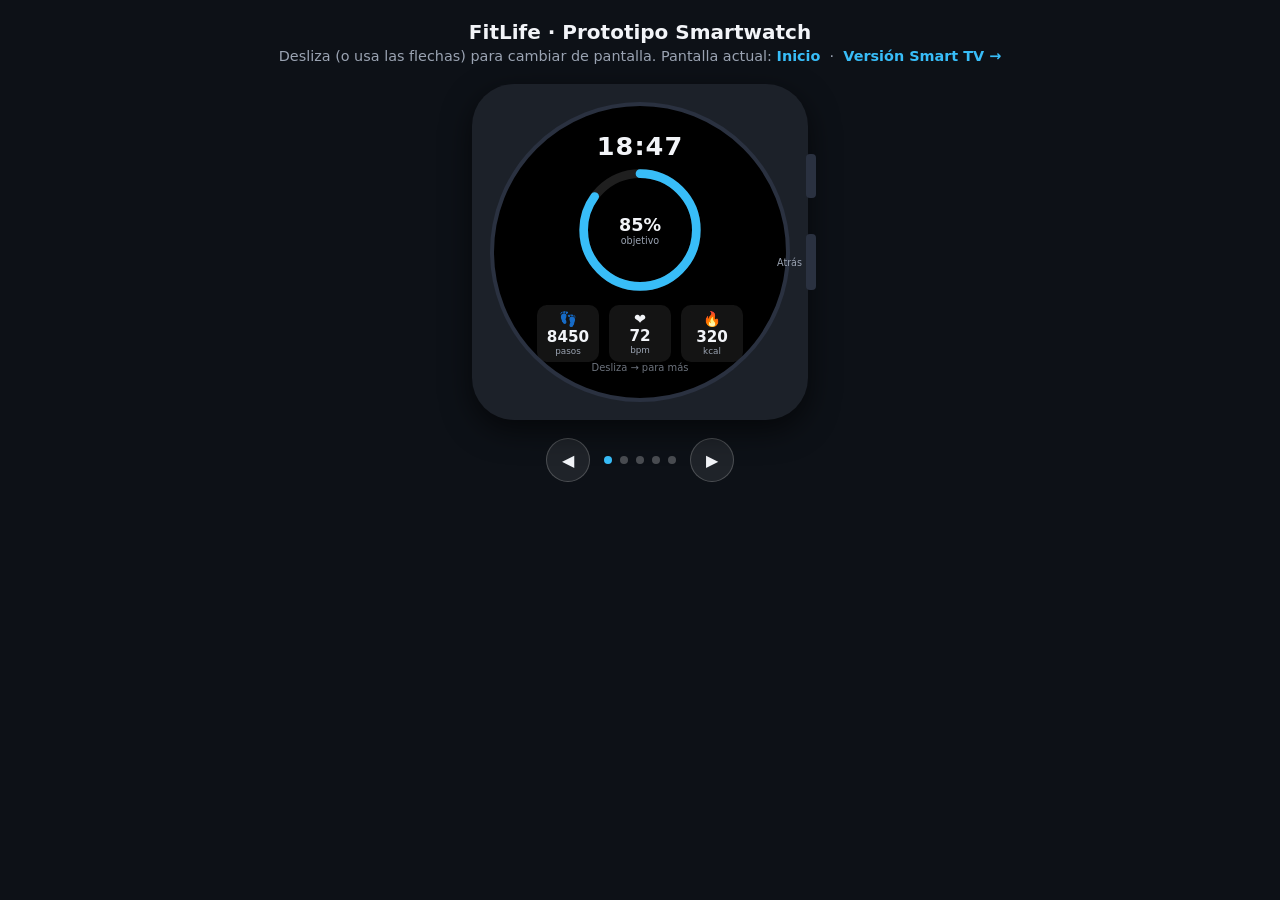
<file: index.html>
<!DOCTYPE html>
<html lang="es">
<head>
  <meta charset="UTF-8">
  <meta name="viewport" content="width=device-width, initial-scale=1.0">
  <title>FitLife &#x2014; Smartwatch</title>
  <link rel="stylesheet" href="css/styles.css">
</head>
<body>
  <header class="page-header">
    <h1>FitLife &#xB7; Prototipo Smartwatch</h1>
    <p>Desliza (o usa las flechas) para cambiar de pantalla. Pantalla actual:
      <span id="screen-name" class="screen-name">Inicio</span>
      &nbsp;&#xB7;&nbsp; <a href="tv/index.html">Versi&#xF3;n Smart TV &#x2192;</a>
    </p>
  </header>

  <main class="watch-stage">
    <!-- Marco f&#xED;sico del smartwatch -->
    <div class="watch-body">
      <div class="watch-crown" title="Corona (bot&#xF3;n lateral)"></div>
      <div class="watch-screen" id="watch-screen">

        <!-- ============ PANTALLA 1: INICIO ============ -->
        <section class="screen active" id="screen-home">
          <div class="clock" id="clock">12:00</div>
          <div class="ring" id="daily-ring" title="Progreso del objetivo diario">
            <svg viewBox="0 0 120 120">
              <circle class="ring-bg" cx="60" cy="60" r="52"></circle>
              <circle class="ring-fg" cx="60" cy="60" r="52"
                      stroke-dasharray="326.7" stroke-dashoffset="326.7"
                      id="ring-fg"></circle>
            </svg>
            <div class="ring-center">
              <span id="ring-percent">0%</span>
              <small>objetivo</small>
            </div>
          </div>
          <div class="metrics-row">
            <div class="metric">
              <span class="metric-icon">&#x1F463;</span>
              <span class="metric-value" id="home-steps">0</span>
              <span class="metric-label">pasos</span>
            </div>
            <div class="metric">
              <span class="metric-icon">&#x2764;&#xFE0F;</span>
              <span class="metric-value" id="home-hr">0</span>
              <span class="metric-label">bpm</span>
            </div>
            <div class="metric">
              <span class="metric-icon">&#x1F525;</span>
              <span class="metric-value" id="home-cal">0</span>
              <span class="metric-label">kcal</span>
            </div>
          </div>
          <div class="hint">Desliza &#x2192; para m&#xE1;s</div>
        </section>

        <!-- ============ PANTALLA 2: FRECUENCIA CARDIACA ============ -->
        <section class="screen" id="screen-hr">
          <h2 class="screen-title">Frecuencia cardiaca</h2>
          <div class="hr-current">
            <span class="hr-icon">&#x2764;&#xFE0F;</span>
            <span id="hr-now">72</span>
            <small>bpm</small>
          </div>
          <div class="hr-gauge" id="hr-gauge" title="Indicador visual de zona">
            <div class="gauge-band zone-low"></div>
            <div class="gauge-band zone-mid"></div>
            <div class="gauge-band zone-high"></div>
            <div class="gauge-needle" id="hr-needle"></div>
          </div>
          <div class="hr-zones">
            <div class="zone"><span class="dot dot-green"></span><span id="hr-min">45</span> m&#xED;n</div>
            <div class="zone"><span class="dot dot-yellow"></span> zona media</div>
            <div class="zone"><span class="dot dot-red"></span><span id="hr-max">190</span> m&#xE1;x</div>
          </div>
          <div class="hint">&#x2190; desliza para volver</div>
        </section>

        <!-- ============ PANTALLA 3: ACTIVIDAD ============ -->
        <section class="screen" id="screen-activity">
          <h2 class="screen-title">Actividad</h2>
          <p class="screen-sub">Elige una actividad</p>
          <div class="activity-grid">
            <button class="activity-btn" data-activity="Caminar">
              <span class="act-icon">&#x1F6B6;</span><span>Caminar</span>
            </button>
            <button class="activity-btn" data-activity="Correr">
              <span class="act-icon">&#x1F3C3;</span><span>Correr</span>
            </button>
            <button class="activity-btn" data-activity="Bicicleta">
              <span class="act-icon">&#x1F6B4;</span><span>Bicicleta</span>
            </button>
            <button class="activity-btn" data-activity="Entrenamiento">
              <span class="act-icon">&#x1F3CB;&#xFE0F;</span><span>Entrenamiento</span>
            </button>
          </div>
          <div class="activity-selected" id="activity-selected">
            Seleccionada: <strong id="activity-name">&#x2014;</strong>
          </div>
          <div class="hint">&#x2190; desliza para volver</div>
        </section>

        <!-- ============ PANTALLA 4: OBJETIVO DIARIO ============ -->
        <section class="screen" id="screen-goal">
          <h2 class="screen-title">Objetivo diario</h2>
          <div class="goal-ring">
            <svg viewBox="0 0 120 120">
              <circle class="ring-bg" cx="60" cy="60" r="52"></circle>
              <circle class="ring-fg ring-fg-goal" cx="60" cy="60" r="52"
                      stroke-dasharray="326.7" stroke-dashoffset="326.7"
                      id="goal-fg"></circle>
            </svg>
            <div class="ring-center">
              <span id="goal-percent">0%</span>
              <small>completado</small>
            </div>
          </div>
          <div class="goal-stats">
            <div class="stat">
              <span class="stat-label">Meta de pasos</span>
              <span class="stat-value" id="goal-target">10,000</span>
            </div>
            <div class="stat">
              <span class="stat-label">Pasos actuales</span>
              <span class="stat-value" id="goal-steps">0</span>
            </div>
          </div>
          <div class="hint">&#x2190; desliza para volver</div>
        </section>

        <!-- ============ PANTALLA 5: NOTIFICACIONES ============ -->
        <section class="screen" id="screen-notifications">
          <h2 class="screen-title">Notificaciones</h2>
          <div class="notif-list" id="notif-list">
            <div class="notif">
              <span class="notif-icon">&#x1F3AF;</span>
              <div class="notif-body">
                <strong>Objetivo alcanzado</strong>
                <p>&#xA1;Completaste tu meta de pasos de hoy!</p>
                <time>08:15</time>
              </div>
            </div>
            <div class="notif">
              <span class="notif-icon">&#x23F0;</span>
              <div class="notif-body">
                <strong>Recordatorio de actividad</strong>
                <p>Llevas 2 h sin moverte. &#xA1;Est&#xED;rate!</p>
                <time>11:30</time>
              </div>
            </div>
            <div class="notif">
              <span class="notif-icon">&#x1F4CA;</span>
              <div class="notif-body">
                <strong>Resumen de actividad</strong>
                <p>8,450 pasos &#xB7; 320 kcal &#xB7; 42 min de ejercicio.</p>
                <time>18:00</time>
              </div>
            </div>
          </div>
          <div class="hint">&#x2190; desliza para volver</div>
        </section>

      </div>
      <div class="watch-button" title="Bot&#xF3;n lateral">
        <span class="btn-label">Atr&#xE1;s</span>
      </div>
    </div>

    <!-- Controles de navegaci&#xF3;n (simulan deslizado / botones) -->
    <nav class="watch-nav">
      <button id="nav-prev" title="Pantalla anterior">&#x25C0;</button>
      <div class="dots" id="dots"></div>
      <button id="nav-next" title="Pantalla siguiente">&#x25B6;</button>
    </nav>
  </main>

  <script src="js/app.js"></script>
</body>
</html>
</file>
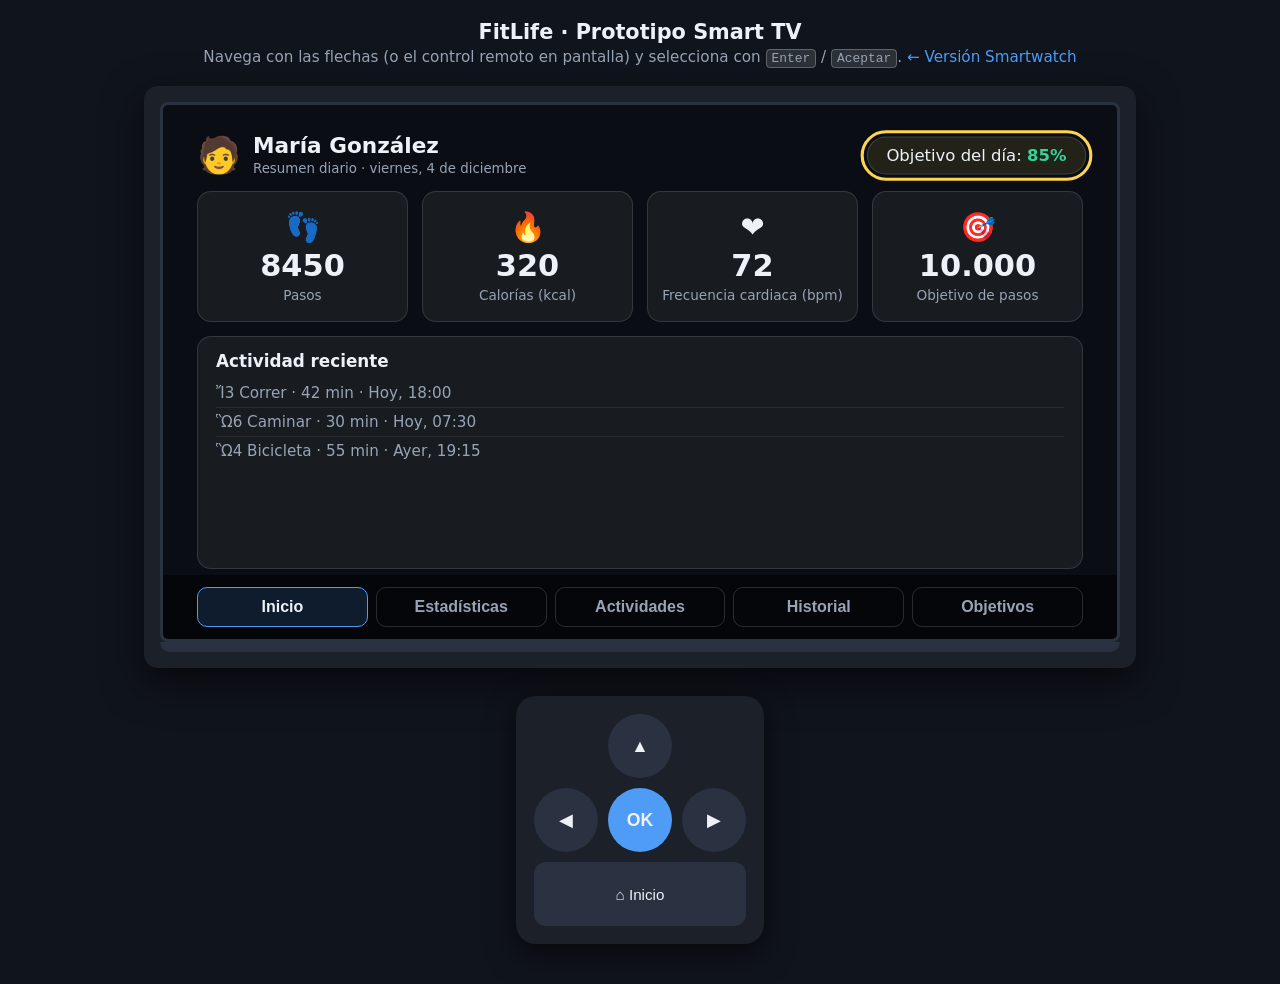
<file: tv/index.html>
<!DOCTYPE html>
<html lang="es">
<head>
  <meta charset="UTF-8">
  <meta name="viewport" content="width=device-width, initial-scale=1.0">
  <title>FitLife &#x2014; Smart TV</title>
  <link rel="stylesheet" href="css/tv.css">
</head>
<body>
  <header class="page-header">
    <h1>FitLife &#xB7; Prototipo Smart TV</h1>
    <p>
      Navega con las flechas (o el control remoto en pantalla) y selecciona con
      <kbd>Enter</kbd> / <kbd>Aceptar</kbd>.
      <a href="../index.html">&#x2190; Versi&#xF3;n Smartwatch</a>
    </p>
  </header>

  <main class="tv-stage">
    <!-- Marco f&#xED;sico de la TV -->
    <div class="tv-body">
      <div class="tv-screen" id="tv-screen">

        <!-- ============ PANTALLA 1: DASHBOARD ============ -->
        <section class="tv-screen-panel active" id="panel-dashboard">
          <div class="dash-header">
            <div class="user">
              <span class="avatar">&#x1F9D1;</span>
              <div>
                <h2>Mar&#xED;a Gonz&#xE1;lez</h2>
                <small>Resumen diario &#xB7; <span id="tv-date"></span></small>
              </div>
            </div>
            <div class="dash-goal-pill" tabindex="0" data-nav="goals">
              Objetivo del d&#xED;a: <strong id="dash-goal-pct">0%</strong>
            </div>
          </div>

          <div class="dash-grid">
            <div class="card" tabindex="0" data-nav="stats">
              <span class="card-icon">&#x1F463;</span>
              <span class="card-value" id="dash-steps">0</span>
              <span class="card-label">Pasos</span>
            </div>
            <div class="card" tabindex="0" data-nav="stats">
              <span class="card-icon">&#x1F525;</span>
              <span class="card-value" id="dash-cal">0</span>
              <span class="card-label">Calor&#xED;as (kcal)</span>
            </div>
            <div class="card" tabindex="0" data-nav="stats">
              <span class="card-icon">&#x2764;&#xFE0F;</span>
              <span class="card-value" id="dash-hr">0</span>
              <span class="card-label">Frecuencia cardiaca (bpm)</span>
            </div>
            <div class="card" tabindex="0" data-nav="goals">
              <span class="card-icon">&#x1F3AF;</span>
              <span class="card-value" id="dash-goal">10,000</span>
              <span class="card-label">Objetivo de pasos</span>
            </div>
          </div>

          <div class="dash-recent" tabindex="0" data-nav="history">
            <h3>Actividad reciente</h3>
            <ul id="recent-list"></ul>
          </div>
        </section>

        <!-- ============ PANTALLA 2: ESTAD&#xCD;STICAS ============ -->
        <section class="tv-screen-panel" id="panel-stats">
          <h2 class="panel-title">Estad&#xED;sticas &#xB7; &#xFA;ltimos 7 d&#xED;as</h2>
          <div class="charts">
            <div class="chart" tabindex="0">
              <h3>Pasos por d&#xED;a</h3>
              <div class="chart-bars" id="chart-steps"></div>
            </div>
            <div class="chart" tabindex="0">
              <h3>Calor&#xED;as por d&#xED;a</h3>
              <div class="chart-bars" id="chart-cal"></div>
            </div>
            <div class="chart" tabindex="0">
              <h3>Tiempo de ejercicio (min)</h3>
              <div class="chart-bars" id="chart-time"></div>
            </div>
          </div>
        </section>

        <!-- ============ PANTALLA 3: ACTIVIDADES ============ -->
        <section class="tv-screen-panel" id="panel-activities">
          <h2 class="panel-title">Actividades</h2>
          <p class="panel-sub">Selecciona una actividad con el control remoto</p>
          <div class="activity-grid" id="activity-grid">
            <button class="tv-activity" data-activity="Caminar">
              <span class="act-icon">&#x1F6B6;</span><span>Caminar</span>
            </button>
            <button class="tv-activity" data-activity="Correr">
              <span class="act-icon">&#x1F3C3;</span><span>Correr</span>
            </button>
            <button class="tv-activity" data-activity="Bicicleta">
              <span class="act-icon">&#x1F6B4;</span><span>Bicicleta</span>
            </button>
            <button class="tv-activity" data-activity="Entrenamiento">
              <span class="act-icon">&#x1F3CB;&#xFE0F;</span><span>Entrenamiento</span>
            </button>
          </div>
          <div class="activity-selected" id="activity-selected">
            Seleccionada: <strong id="activity-name">&#x2014;</strong>
          </div>
        </section>

        <!-- ============ PANTALLA 4: HISTORIAL ============ -->
        <section class="tv-screen-panel" id="panel-history">
          <h2 class="panel-title">Historial de actividades</h2>
          <div class="history-layout">
            <ul class="history-list" id="history-list"></ul>
            <aside class="history-detail" id="history-detail">
              <p class="detail-empty">Usa &#x2191; &#x2193; para elegir una actividad y <kbd>Enter</kbd> para ver el detalle.</p>
            </aside>
          </div>
        </section>

        <!-- ============ PANTALLA 5: OBJETIVOS ============ -->
        <section class="tv-screen-panel" id="panel-goals">
          <h2 class="panel-title">Objetivos</h2>
          <div class="goals-layout">
            <div class="goal-block" tabindex="0">
              <h3>Objetivo diario</h3>
              <div class="progress">
                <div class="progress-bar" id="daily-bar"></div>
                <span class="progress-text" id="daily-pct">0%</span>
              </div>
              <p><span id="goal-steps">0</span> de <span id="goal-target">10,000</span> pasos</p>
            </div>
            <div class="goal-block" tabindex="0">
              <h3>Objetivo semanal</h3>
              <div class="progress">
                <div class="progress-bar weekly" id="weekly-bar"></div>
                <span class="progress-text" id="weekly-pct">0%</span>
              </div>
              <p><span id="weekly-steps">0</span> de <span id="weekly-target">70,000</span> pasos</p>
            </div>
            <div class="goal-block" tabindex="0">
              <h3>Objetivos alcanzados</h3>
              <ul class="achieved-list">
                <li>&#x1F3C5; Meta de pasos completada 5 veces este mes</li>
                <li>&#x1F525; 300 kcal quemadas en una sesi&#xF3;n</li>
                <li>&#x23F1;&#xFE0F; 60 min de ejercicio continuo</li>
              </ul>
            </div>
          </div>
        </section>

        <!-- Barra de navegaci&#xF3;n inferior (secciones) -->
        <nav class="tv-tabbar" id="tabbar">
          <button data-panel="dashboard">Inicio</button>
          <button data-panel="stats">Estad&#xED;sticas</button>
          <button data-panel="activities">Actividades</button>
          <button data-panel="history">Historial</button>
          <button data-panel="goals">Objetivos</button>
        </nav>
      </div>
      <div class="tv-bezel"></div>
    </div>

    <!-- Control remoto en pantalla -->
    <div class="remote" title="Control remoto">
      <button class="r-btn r-up" data-dir="up">&#x25B2;</button>
      <button class="r-btn r-left" data-dir="left">&#x25C0;</button>
      <button class="r-btn r-ok" data-dir="ok">OK</button>
      <button class="r-btn r-right" data-dir="right">&#x25B6;</button>
      <button class="r-btn r-down" data-dir="down">&#x25BC;</button>
      <button class="r-btn r-back" data-dir="back">&#x2302; Inicio</button>
    </div>
  </main>

  <script src="js/tv.js"></script>
</body>
</html>
</file>
<file: css/styles.css>
/* ============================================================
   FitLife — Smartwatch
   Diseño adaptado a pantalla pequeña y circular:
   - una métrica principal por pantalla
   - tipografía grande y de alto contraste
   - áreas táctiles amplias (botones ≥ 44px de área efectiva)
   - navegación por deslizado (swipe)
   ============================================================ */

:root {
  --bg: #0d1117;
  --screen-bg: #000;
  --text: #f2f4f8;
  --text-dim: #9aa3b2;
  --accent: #38bdf8;
  --green: #4ade80;
  --yellow: #facc15;
  --red: #f87171;
  --card: rgba(255, 255, 255, 0.08);
}

* { box-sizing: border-box; margin: 0; padding: 0; }

body {
  background: var(--bg);
  color: var(--text);
  font-family: "Segoe UI", system-ui, sans-serif;
  min-height: 100vh;
  display: flex;
  flex-direction: column;
  align-items: center;
}

.page-header {
  text-align: center;
  padding: 20px 16px 8px;
}
.page-header h1 { font-size: 1.25rem; font-weight: 600; }
.page-header p { color: var(--text-dim); font-size: 0.9rem; margin-top: 4px; }
.screen-name { color: var(--accent); font-weight: 700; }
.page-header a { color: var(--accent); text-decoration: none; font-weight: 600; }

/* ---------- Marco físico del reloj ---------- */
.watch-stage {
  display: flex;
  flex-direction: column;
  align-items: center;
  gap: 18px;
  padding: 12px 16px 32px;
}

.watch-body {
  position: relative;
  background: #1c2129;
  border-radius: 42px;
  padding: 18px;
  box-shadow: 0 10px 30px rgba(0,0,0,0.6);
}

/* Corona (botón lateral superior) */
.watch-crown {
  position: absolute;
  right: -8px;
  top: 70px;
  width: 10px;
  height: 44px;
  background: #2a3140;
  border-radius: 4px;
}

/* Botón lateral "Atrás" */
.watch-button {
  position: absolute;
  right: -8px;
  top: 150px;
  width: 10px;
  height: 56px;
  background: #2a3140;
  border-radius: 4px;
  cursor: pointer;
}
.btn-label {
  position: absolute;
  right: 14px;
  top: 50%;
  transform: translateY(-50%);
  font-size: 0.6rem;
  color: var(--text-dim);
  white-space: nowrap;
}

/* ---------- Pantalla circular ---------- */
.watch-screen {
  width: 300px;
  height: 300px;
  border-radius: 50%;
  background: var(--screen-bg);
  overflow: hidden;
  position: relative;
  border: 4px solid #2a3140;
  touch-action: pan-x;
}

/* ---------- Pantallas (secciones) ---------- */
.screen {
  position: absolute;
  inset: 0;
  display: none;
  flex-direction: column;
  align-items: center;
  justify-content: center;
  text-align: center;
  padding: 34px 30px;
  transition: opacity 0.25s ease;
}
.screen.active { display: flex; }

.screen-title {
  font-size: 0.85rem;
  font-weight: 600;
  color: var(--accent);
  margin-bottom: 6px;
}
.screen-sub { font-size: 0.7rem; color: var(--text-dim); margin-bottom: 8px; }

.hint {
  font-size: 0.62rem;
  color: var(--text-dim);
  opacity: 0.7;
  margin-top: auto;
}

/* ---------- Pantalla 1: Inicio ---------- */
.clock {
  font-size: 1.6rem;
  font-weight: 700;
  letter-spacing: 1px;
  margin-bottom: 4px;
}

.ring, .goal-ring {
  position: relative;
  width: 130px;
  height: 130px;
}
.ring svg, .goal-ring svg { width: 100%; height: 100%; transform: rotate(-90deg); }

.ring-bg {
  fill: none;
  stroke: rgba(255,255,255,0.12);
  stroke-width: 8;
}
.ring-fg {
  fill: none;
  stroke: var(--accent);
  stroke-width: 8;
  stroke-linecap: round;
  transition: stroke-dashoffset 0.8s ease;
}
.ring-fg-goal { stroke: var(--green); }

.ring-center {
  position: absolute;
  inset: 0;
  display: flex;
  flex-direction: column;
  align-items: center;
  justify-content: center;
}
.ring-center span { font-size: 1.1rem; font-weight: 700; }
.ring-center small { font-size: 0.6rem; color: var(--text-dim); }

.metrics-row {
  display: flex;
  gap: 10px;
  margin-top: 10px;
}
.metric {
  display: flex;
  flex-direction: column;
  align-items: center;
  background: var(--card);
  border-radius: 10px;
  padding: 6px 8px;
  min-width: 62px;
}
.metric-icon { font-size: 0.9rem; }
.metric-value { font-size: 0.95rem; font-weight: 700; }
.metric-label { font-size: 0.55rem; color: var(--text-dim); }

/* ---------- Pantalla 2: Frecuencia cardiaca ---------- */
.hr-current {
  display: flex;
  align-items: baseline;
  gap: 6px;
  margin-bottom: 10px;
}
.hr-icon { font-size: 1.1rem; }
.hr-current > span:first-of-type { font-size: 2.2rem; font-weight: 700; color: var(--red); }
.hr-current small { font-size: 0.7rem; color: var(--text-dim); }

.hr-gauge {
  position: relative;
  width: 180px;
  height: 44px;
  border-radius: 22px;
  overflow: hidden;
  display: flex;
  margin-bottom: 10px;
}
.gauge-band { height: 100%; }
.zone-low  { background: var(--green);  flex: 2; opacity: 0.85; }
.zone-mid  { background: var(--yellow); flex: 3; opacity: 0.85; }
.zone-high { background: var(--red);    flex: 2; opacity: 0.85; }
.gauge-needle {
  position: absolute;
  top: 0;
  bottom: 0;
  width: 4px;
  background: #fff;
  left: 40%;
  transition: left 0.6s ease;
  box-shadow: 0 0 6px rgba(255,255,255,0.8);
}

.hr-zones {
  display: flex;
  gap: 12px;
  font-size: 0.62rem;
  color: var(--text-dim);
}
.zone { display: flex; align-items: center; gap: 4px; }
.dot { width: 8px; height: 8px; border-radius: 50%; display: inline-block; }
.dot-green  { background: var(--green); }
.dot-yellow { background: var(--yellow); }
.dot-red    { background: var(--red); }

/* ---------- Pantalla 3: Actividad ---------- */
.activity-grid {
  display: grid;
  grid-template-columns: 1fr 1fr;
  gap: 10px;
  width: 100%;
  margin-top: 4px;
}
.activity-btn {
  display: flex;
  flex-direction: column;
  align-items: center;
  gap: 4px;
  background: var(--card);
  border: 1px solid rgba(255,255,255,0.15);
  border-radius: 12px;
  color: var(--text);
  font-size: 0.68rem;
  padding: 10px 6px;
  cursor: pointer;
  min-height: 52px; /* área táctil accesible */
  transition: background 0.15s ease, border-color 0.15s ease;
}
.activity-btn:hover { background: rgba(255,255,255,0.16); }
.activity-btn.selected {
  border-color: var(--accent);
  background: rgba(56,189,248,0.18);
}
.act-icon { font-size: 1.2rem; }

.activity-selected {
  margin-top: 10px;
  font-size: 0.7rem;
  color: var(--text-dim);
}
.activity-selected strong { color: var(--accent); }

/* ---------- Pantalla 4: Objetivo diario ---------- */
.goal-stats {
  display: flex;
  gap: 18px;
  margin-top: 10px;
}
.stat {
  display: flex;
  flex-direction: column;
  background: var(--card);
  border-radius: 10px;
  padding: 8px 12px;
}
.stat-label { font-size: 0.58rem; color: var(--text-dim); }
.stat-value { font-size: 1rem; font-weight: 700; }

/* ---------- Pantalla 5: Notificaciones ---------- */
.notif-list {
  display: flex;
  flex-direction: column;
  gap: 8px;
  width: 100%;
  margin-top: 4px;
}
.notif {
  display: flex;
  gap: 8px;
  text-align: left;
  background: var(--card);
  border-radius: 10px;
  padding: 8px 10px;
}
.notif-icon { font-size: 1rem; }
.notif-body { flex: 1; }
.notif-body strong { font-size: 0.68rem; display: block; }
.notif-body p { font-size: 0.6rem; color: var(--text-dim); margin-top: 2px; }
.notif-body time { font-size: 0.55rem; color: var(--text-dim); }

/* ---------- Navegación ---------- */
.watch-nav {
  display: flex;
  align-items: center;
  gap: 14px;
}
.watch-nav button {
  background: var(--card);
  border: 1px solid rgba(255,255,255,0.2);
  color: var(--text);
  border-radius: 50%;
  width: 44px;   /* área táctil mínima accesible */
  height: 44px;
  font-size: 1rem;
  cursor: pointer;
}
.watch-nav button:hover { background: rgba(255,255,255,0.18); }

.dots { display: flex; gap: 8px; }
.dot-nav {
  width: 8px;
  height: 8px;
  border-radius: 50%;
  background: rgba(255,255,255,0.25);
  cursor: pointer;
}
.dot-nav.active { background: var(--accent); }
</file>
<file: tv/css/tv.css>
/* ============================================================
   FitLife — Smart TV
   Diseño adaptado a pantalla grande y control remoto:
   - navegación por FOCO (elemento resaltado), no por cursor
   - botones direccionales + botón Aceptar (Enter)
   - tipografía grande legible a distancia (10-2 m)
   - layout amplio: varias métricas visibles a la vez
   ============================================================ */

:root {
  --bg: #10141c;
  --screen-bg: #0a0e14;
  --text: #eef2f8;
  --text-dim: #98a3b5;
  --accent: #4f9cf7;
  --green: #34d399;
  --yellow: #fbbf24;
  --red: #f87171;
  --card: rgba(255, 255, 255, 0.06);
  --focus: #ffd54f;
}

* { box-sizing: border-box; margin: 0; padding: 0; }

body {
  background: var(--bg);
  color: var(--text);
  font-family: "Segoe UI", system-ui, sans-serif;
  min-height: 100vh;
  display: flex;
  flex-direction: column;
  align-items: center;
}

.page-header { text-align: center; padding: 20px 16px 8px; }
.page-header h1 { font-size: 1.3rem; }
.page-header p { color: var(--text-dim); font-size: 0.95rem; margin-top: 4px; }
.page-header a { color: var(--accent); text-decoration: none; }

kbd {
  background: rgba(255,255,255,0.12);
  border: 1px solid rgba(255,255,255,0.25);
  border-radius: 4px;
  padding: 1px 5px;
  font-size: 0.85em;
}

/* ---------- Marco físico de la TV ---------- */
.tv-stage {
  display: flex;
  gap: 28px;
  align-items: flex-start;
  padding: 12px 16px 40px;
  flex-wrap: wrap;
  justify-content: center;
}

.tv-body {
  background: #1b2029;
  border-radius: 14px;
  padding: 16px;
  box-shadow: 0 14px 40px rgba(0,0,0,0.6);
}
.tv-bezel {
  height: 10px;
  background: #2a3140;
  border-radius: 0 0 10px 10px;
}

.tv-screen {
  width: min(960px, 92vw);
  aspect-ratio: 16 / 9;
  background: var(--screen-bg);
  border-radius: 8px;
  position: relative;
  overflow: hidden;
  border: 3px solid #2a3140;
}

/* ---------- Paneles ---------- */
.tv-screen-panel {
  position: absolute;
  inset: 0;
  display: none;
  flex-direction: column;
  padding: 28px 34px 70px;
  gap: 14px;
}
.tv-screen-panel.active { display: flex; }

.panel-title { font-size: 1.5rem; font-weight: 700; }
.panel-sub { color: var(--text-dim); font-size: 0.95rem; }

/* ---------- Sistema de FOCO (control remoto) ---------- */
[tabindex="0"] { outline: none; }

.focused {
  outline: 3px solid var(--focus);
  outline-offset: 3px;
  background: rgba(255, 213, 79, 0.10) !important;
  transform: scale(1.03);
  transition: transform 0.12s ease;
}

/* ---------- PANTALLA 1: Dashboard ---------- */
.dash-header {
  display: flex;
  justify-content: space-between;
  align-items: center;
}
.user { display: flex; align-items: center; gap: 12px; }
.avatar { font-size: 2.2rem; }
.user h2 { font-size: 1.35rem; }
.user small { color: var(--text-dim); }

.dash-goal-pill {
  background: var(--card);
  border: 1px solid rgba(255,255,255,0.15);
  border-radius: 999px;
  padding: 8px 18px;
  font-size: 1rem;
  cursor: pointer;
}
.dash-goal-pill strong { color: var(--green); }

.dash-grid {
  display: grid;
  grid-template-columns: repeat(4, 1fr);
  gap: 14px;
}
.card {
  display: flex;
  flex-direction: column;
  align-items: center;
  gap: 4px;
  background: var(--card);
  border: 1px solid rgba(255,255,255,0.12);
  border-radius: 14px;
  padding: 18px 10px;
  cursor: pointer;
}
.card-icon { font-size: 1.8rem; }
.card-value { font-size: 1.9rem; font-weight: 700; }
.card-label { font-size: 0.85rem; color: var(--text-dim); }

.dash-recent {
  background: var(--card);
  border: 1px solid rgba(255,255,255,0.12);
  border-radius: 14px;
  padding: 14px 18px;
  cursor: pointer;
  flex: 1;
}
.dash-recent h3 { font-size: 1.05rem; margin-bottom: 8px; }
.dash-recent ul { list-style: none; }
.dash-recent li {
  font-size: 0.95rem;
  color: var(--text-dim);
  padding: 5px 0;
  border-bottom: 1px solid rgba(255,255,255,0.07);
}
.dash-recent li:last-child { border-bottom: none; }

/* ---------- PANTALLA 2: Estadísticas ---------- */
.charts {
  display: grid;
  grid-template-columns: repeat(3, 1fr);
  gap: 18px;
  flex: 1;
}
.chart {
  background: var(--card);
  border: 1px solid rgba(255,255,255,0.12);
  border-radius: 14px;
  padding: 16px;
  display: flex;
  flex-direction: column;
  cursor: pointer;
}
.chart h3 { font-size: 1rem; margin-bottom: 12px; }

.chart-bars {
  flex: 1;
  display: flex;
  align-items: flex-end;
  gap: 8px;
}
.bar {
  flex: 1;
  display: flex;
  flex-direction: column;
  justify-content: flex-end;
  gap: 4px;
  text-align: center;
}
.bar-fill {
  background: var(--accent);
  border-radius: 6px 6px 0 0;
  min-height: 4px;
}
.chart-cal .bar-fill { background: var(--yellow); }
.chart-time .bar-fill { background: var(--green); }
.bar-val { font-size: 0.75rem; color: var(--text-dim); }
.bar-day { font-size: 0.75rem; color: var(--text-dim); }

/* ---------- PANTALLA 3: Actividades ---------- */
.activity-grid {
  display: grid;
  grid-template-columns: repeat(4, 1fr);
  gap: 18px;
  flex: 1;
  align-content: center;
}
.tv-activity {
  display: flex;
  flex-direction: column;
  align-items: center;
  gap: 10px;
  background: var(--card);
  border: 1px solid rgba(255,255,255,0.15);
  border-radius: 16px;
  color: var(--text);
  font-size: 1.15rem;
  font-weight: 600;
  padding: 28px 12px;
  cursor: pointer;
}
.act-icon { font-size: 2.6rem; }
.tv-activity.selected {
  border-color: var(--accent);
  background: rgba(79, 156, 247, 0.18);
}

.activity-selected {
  text-align: center;
  font-size: 1.1rem;
  color: var(--text-dim);
}
.activity-selected strong { color: var(--accent); }

/* ---------- PANTALLA 4: Historial ---------- */
.history-layout {
  display: grid;
  grid-template-columns: 1fr 1fr;
  gap: 20px;
  flex: 1;
}
.history-list {
  list-style: none;
  overflow-y: auto;
  display: flex;
  flex-direction: column;
  gap: 8px;
}
.history-item {
  display: flex;
  justify-content: space-between;
  align-items: center;
  background: var(--card);
  border: 1px solid rgba(255,255,255,0.12);
  border-radius: 12px;
  padding: 12px 16px;
  cursor: pointer;
  font-size: 1rem;
}
.history-item .h-date { color: var(--text-dim); font-size: 0.85rem; }

.history-detail {
  background: var(--card);
  border: 1px solid rgba(255,255,255,0.12);
  border-radius: 14px;
  padding: 18px;
  display: flex;
  flex-direction: column;
  gap: 10px;
}
.detail-empty { color: var(--text-dim); }
.history-detail h3 { font-size: 1.2rem; }
.detail-row { display: flex; justify-content: space-between; font-size: 1rem; }
.detail-row span:first-child { color: var(--text-dim); }
.detail-row span:last-child { font-weight: 700; }

/* ---------- PANTALLA 5: Objetivos ---------- */
.goals-layout {
  display: grid;
  grid-template-columns: repeat(3, 1fr);
  gap: 18px;
  flex: 1;
}
.goal-block {
  background: var(--card);
  border: 1px solid rgba(255,255,255,0.12);
  border-radius: 14px;
  padding: 18px;
  cursor: pointer;
}
.goal-block h3 { font-size: 1.1rem; margin-bottom: 12px; }
.goal-block p { color: var(--text-dim); margin-top: 8px; }

.progress {
  position: relative;
  height: 18px;
  background: rgba(255,255,255,0.1);
  border-radius: 9px;
  overflow: hidden;
}
.progress-bar {
  position: absolute;
  inset: 0 auto 0 0;
  width: 0%;
  background: var(--green);
  border-radius: 9px;
  transition: width 0.6s ease;
}
.progress-bar.weekly { background: var(--accent); }
.progress-text {
  position: absolute;
  right: 8px;
  top: 50%;
  transform: translateY(-50%);
  font-size: 0.8rem;
  font-weight: 700;
}

.achieved-list { list-style: none; }
.achieved-list li {
  font-size: 0.95rem;
  color: var(--text-dim);
  padding: 6px 0;
  border-bottom: 1px solid rgba(255,255,255,0.07);
}
.achieved-list li:last-child { border-bottom: none; }

/* ---------- Barra de pestañas (secciones) ---------- */
.tv-tabbar {
  position: absolute;
  left: 0;
  right: 0;
  bottom: 0;
  display: flex;
  gap: 8px;
  padding: 12px 34px;
  background: rgba(0,0,0,0.55);
}
.tv-tabbar button {
  flex: 1;
  background: transparent;
  border: 1px solid rgba(255,255,255,0.15);
  color: var(--text-dim);
  border-radius: 10px;
  font-size: 1rem;
  font-weight: 600;
  padding: 10px 6px;
  cursor: pointer;
}
.tv-tabbar button.current {
  color: var(--text);
  border-color: var(--accent);
  background: rgba(79,156,247,0.15);
}

/* ---------- Control remoto ---------- */
.remote {
  display: grid;
  grid-template-columns: repeat(3, 64px);
  grid-template-rows: repeat(3, 64px);
  gap: 10px;
  background: #1b2029;
  border-radius: 20px;
  padding: 18px;
  box-shadow: 0 10px 30px rgba(0,0,0,0.6);
}
.r-up    { grid-column: 2; grid-row: 1; }
.r-left  { grid-column: 1; grid-row: 2; }
.r-ok    { grid-column: 2; grid-row: 2; }
.r-right { grid-column: 3; grid-row: 2; }
.r-down  { grid-column: 2; grid-row: 3; }
.r-back  { grid-column: 1 / 4; grid-row: 3; }

.r-btn {
  background: #2a3140;
  border: none;
  border-radius: 50%;
  color: var(--text);
  font-size: 1.1rem;
  cursor: pointer;
}
.r-btn:active { background: #3a4356; }
.r-ok { background: var(--accent); font-weight: 700; }
.r-back { border-radius: 12px; font-size: 0.95rem; }
</file>
